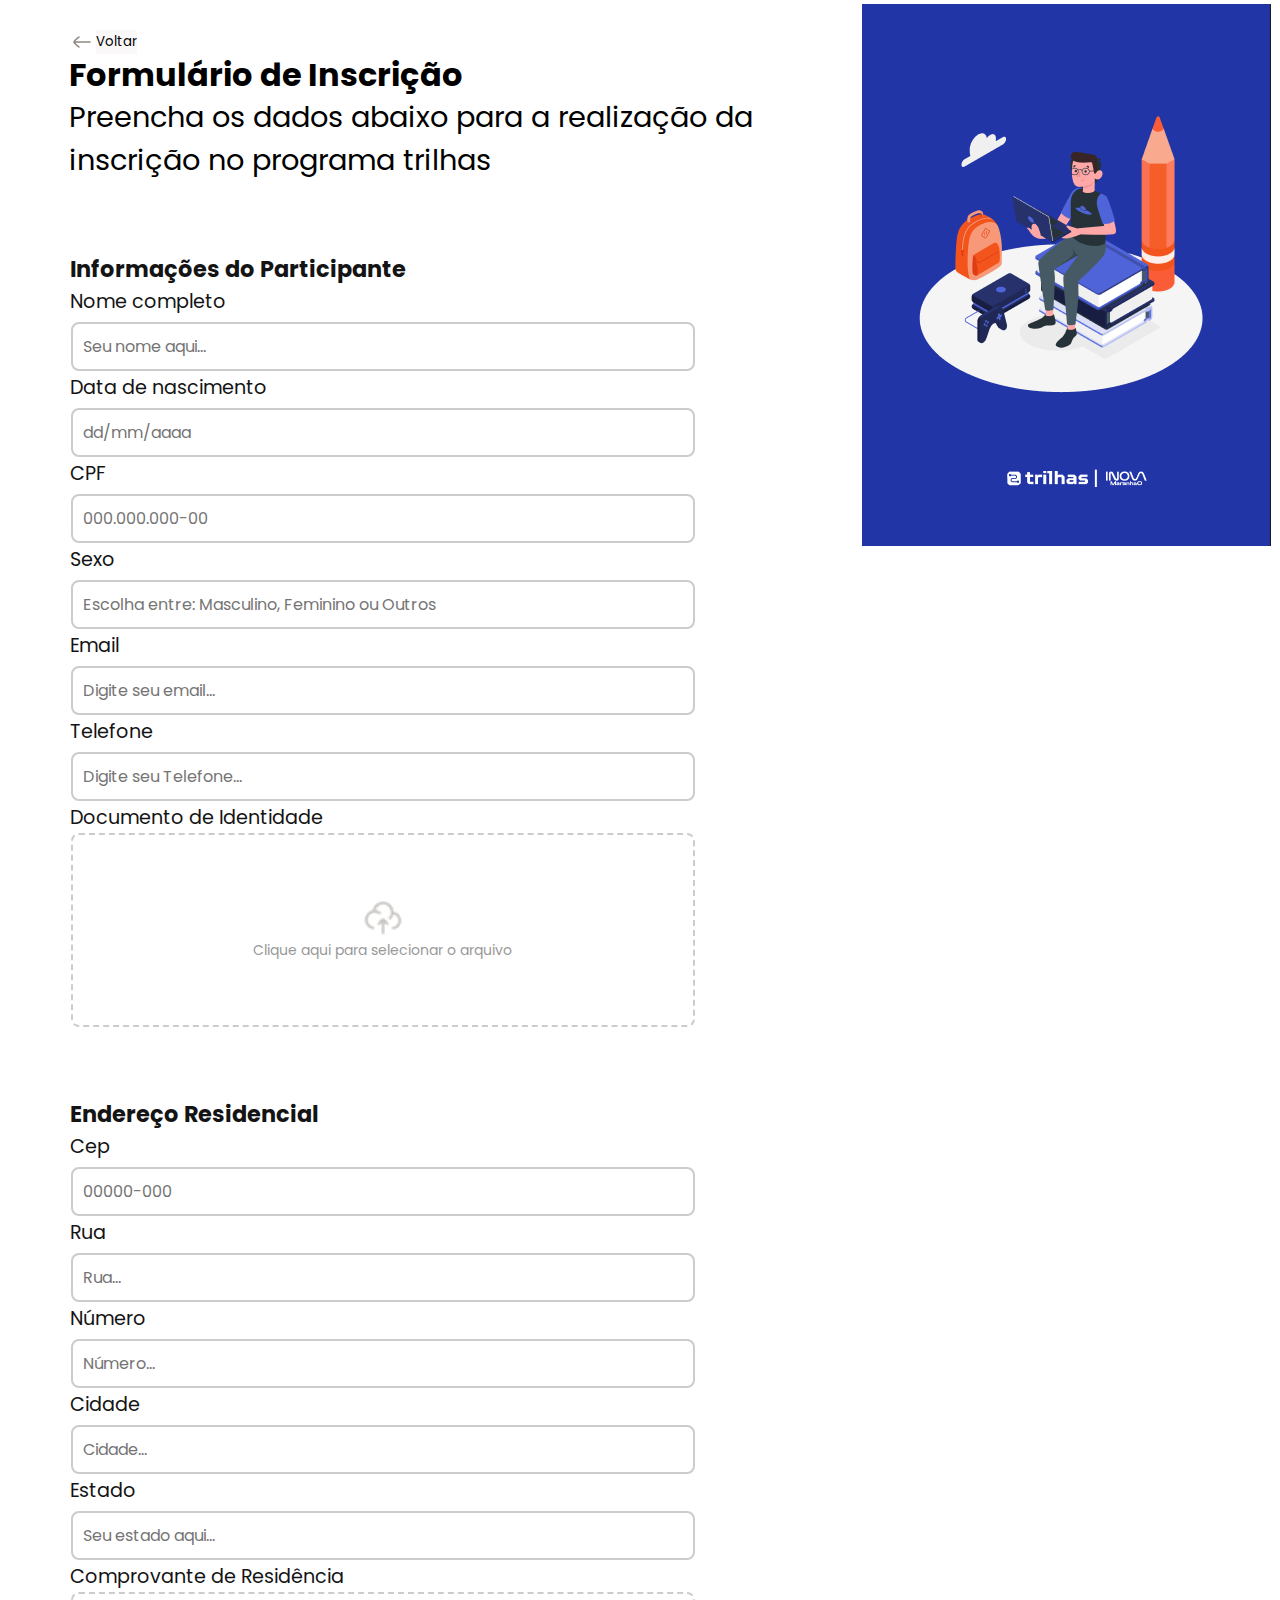
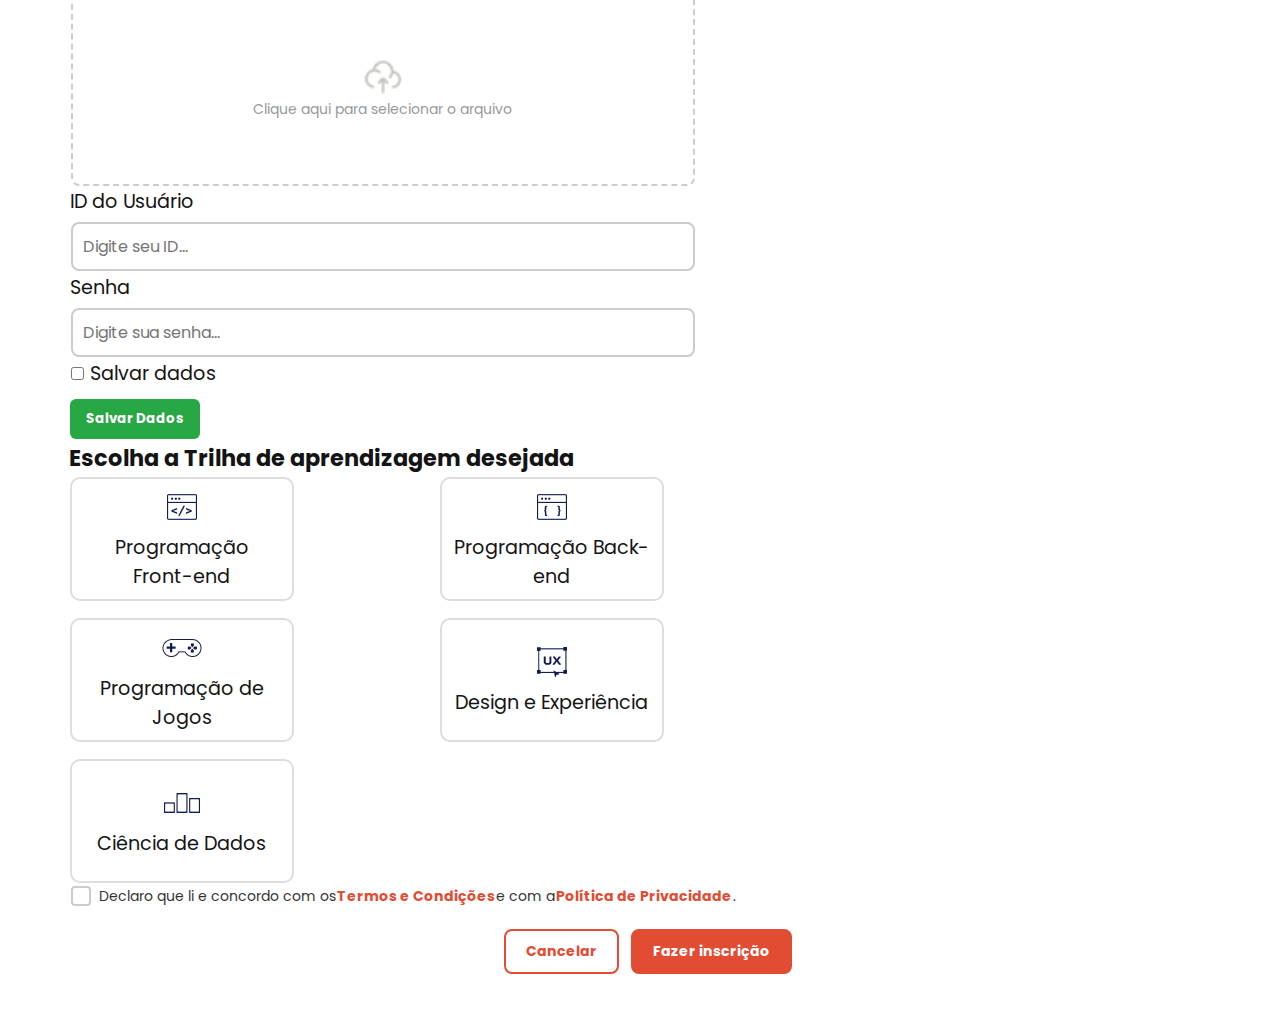
<file: index.html>
<!DOCTYPE html>
<html lang="pt-br">

<head>
    <meta charset="UTF-8" />
    <meta name="viewport" content="width=device-width, initial-scale=1.0" />
    <title>Formulário Trilhas</title>
    <link rel="stylesheet" href="styleFormulario.css" />
    <link rel="preconnect" href="https://fonts.googleapis.com" />
    <link rel="preconnect" href="https://fonts.gstatic.com" crossorigin />
    <link href="https://fonts.googleapis.com/css2?family=Poppins:wght@300;400;600&display=swap" rel="stylesheet" />
    <style>
        .btn-salvar {
            background-color: #28a745;
            color: white;
            padding: 10px 16px;
            border: none;
            border-radius: 6px;
            cursor: pointer;
            font-weight: bold;
            margin-top: 10px;
        }

        .btn-salvar:hover {
            background-color: #218838;
        }
    </style>
</head>

<body>
    <!--botão para voltar a tela incial ok-->
    <main class="apresentacao">
        <section class="conteudo">
            <div class="botao__voltar">
                <img src="./imagens/arrow-left-02.png" />
                <button onclick="window.location.href='Capa.html'">Voltar</button>
            </div>

            <h1 class="titulo-destaque">Formulário de Inscrição</h1>
            <h2 class="titulo__pagina__inicial">Preencha os dados abaixo para a realização da inscrição no programa
                trilhas</h2>
            <!--Formulário foram acrescentados exemplos dentro dos quadros para preenchimento ok-->
            <div class="info__participantes">
                <h3>Informações do Participante</h3>

                <p>Nome completo</p>
                <div class="box">
                    <input type="text" placeholder="Seu nome aqui..." required />
                </div>
                <!--acrescentado o span id "erro-data"caso nao fique conforme o exemplo do span ok-->
                <p>Data de nascimento</p>
                <div class="box">
                    <input type="text" id="data-nascimento" placeholder="dd/mm/aaaa" maxlength="10" required />
                    <span id="erro-data" style="color: red; font-size: 14px; display: none;">Data inválida (ex:
                        05/06/2008)</span>
                </div>

                <p>CPF</p>
                <div class="box">
                    <input type="text" id="cpf" placeholder="000.000.000-00" maxlength="14" required />
                    <span id="erro-cpf" style="color: red; font-size: 14px; display: none;">CPF inválido (ex:
                        000.000.000-00)</span>
                </div>

                <p>Sexo</p>
                <div class="box">
                    <input type="text" placeholder="Escolha entre: Masculino, Feminino ou Outros" list="sexo-list"
                        required />
                    <datalist id="sexo-list">
                        <option value="Masculino">
                        <option value="Feminino">
                        <option value="Outros">
                    </datalist>
                </div>

                <p>Email</p>
                <div class="box">
                    <input type="email" id="email" placeholder="Digite seu email..." required />
                    <span id="erro-email" style="color: red; font-size: 14px; display: none;">E-mail inválido (deve
                        conter @ e .com)</span>
                </div>

                <p>Telefone</p>
                <div class="box">
                    <input type="text" placeholder="Digite seu Telefone..." required />
                </div>

                <p>Documento de Identidade</p>
                <div class="upload-container">
                    <label for="doc-upload" class="upload-box">
                        <img src="./imagens/cloud-upload.png" alt="Upload Icon" />
                        <p>Clique aqui para selecionar o arquivo</p>
                        <input type="file" id="doc-upload" accept=".pdf,.jpg,.png" required />
                    </label>
                </div>
            </div>

            <div class="end_residencial">
                <h3>Endereço Residencial</h3>

                <p>Cep</p>
                <div class="box">
                    <input type="text" placeholder="00000-000" maxlength="8" required />
                </div>

                <p>Rua</p>
                <div class="box">
                    <input type="text" placeholder="Rua..." required />
                </div>

                <p>Número</p>
                <div class="box">
                    <input type="text" placeholder="Número..." required />
                </div>

                <p>Cidade</p>
                <div class="box">
                    <input type="text" placeholder="Cidade..." required />
                </div>

                <p>Estado</p>
                <div class="box">
                    <input type="text" placeholder="Seu estado aqui..." required />
                </div>
                <!--encaminhar o documento para verificação de dados ok-->
                <p>Comprovante de Residência</p>
                <div class="upload-container">
                    <label for="res-upload" class="upload-box">
                        <img src="./imagens/cloud-upload.png" alt="Upload Icon" />
                        <p>Clique aqui para selecionar o arquivo</p>
                        <input type="file" id="res-upload" accept=".pdf,.jpg,.png" required />
                    </label>
                </div>
                <!--Foi acrescentado o ID do usuario e senha para login ok -->
                <p>ID do Usuário</p>
                <div class="box">
                    <input type="text" id="id-usuario" placeholder="Digite seu ID..." required />
                </div>

                <p>Senha</p>
                <div class="box">
                    <input type="password" id="senha" placeholder="Digite sua senha..." required />
                </div>
                <!--Salvar dados ok -->
                <p><input type="checkbox" id="salvar-dados"> Salvar dados</p>
                <button class="btn-salvar" onclick="salvarDados()">Salvar Dados</button>
            </div>
            <!--Escolha de curso ok -->
            <h3>Escolha a Trilha de aprendizagem desejada</h3>
            <div class="container">
                <label class="card">
                    <input type="radio" name="curso" required />
                    <div class="content">
                        <img src="./imagens/front-end.png" class="icon" />
                        <p>Programação Front-end</p>
                    </div>
                </label>

                <label class="card">
                    <input type="radio" name="curso" />
                    <div class="content">
                        <img src="./imagens/back-end.png" class="icon" />
                        <p>Programação Back-end</p>
                    </div>
                </label>

                <label class="card">
                    <input type="radio" name="curso" />
                    <div class="content">
                        <img src="./imagens/jogos.png" class="icon" />
                        <p>Programação de Jogos</p>
                    </div>
                </label>

                <label class="card">
                    <input type="radio" name="curso" />
                    <div class="content">
                        <img src="./imagens/ux.png" class="icon" />
                        <p>Design e Experiência</p>
                    </div>
                </label>

                <label class="card">
                    <input type="radio" name="curso" />
                    <div class="content">
                        <img src="./imagens/Frame 48095973.png" class="icon" />
                        <p>Ciência de Dados</p>
                    </div>
                </label>
            </div>
            <!--Declaraçao de concordância dos termos do curso ok-->
            <div class="container__acordos">
                <label class="checkbox-label">
                    <input type="checkbox" required />
                    <span class="checkmark"></span>
                    Declaro que li e concordo com os
                    <a href="#">Termos e Condições</a> e com a
                    <a href="#">Política de Privacidade</a>.
                </label>
                <!--Alterando a cor do box no aceito do termos ok-->
                <div class="buttons">
                    <button class="btn cancel" type="reset">Cancelar</button>
                    <button class="btn submit" onclick="validarFormulario()">Fazer inscrição</button>
                </div>
                <p id="mensagem-sucesso" style="color: green; font-weight: bold; margin-top: 10px;"></p>
            </div>
        </section>
                <!--Validação das informações ok -->
        <section class="imagens__lado__a__lado">
            <img src="./imagens/Inscricao2.png" alt="imagem do curso" />
        </section>
    </main>
            <!--verificação dos termos caso nao estiver conforme o codigo ele informará o local a ser corrigido ok -->
    <script>
        function validarFormulario() {
            const campos = document.querySelectorAll("input[required]");
            let valido = true;
            
            campos.forEach((campo) => {
                if (!campo.value.trim()) {
                    campo.style.border = "2px solid red";
                    valido = false;
                } else {
                    campo.style.border = "1px solid #ccc";
                }
            });

            const email = document.getElementById("email");
            const erroEmail = document.getElementById("erro-email");
            const regexEmail = /^[^\s@]+@[^\s@]+\.com$/;
            if (!regexEmail.test(email.value.trim())) {
                erroEmail.style.display = "block";
                email.style.border = "2px solid red";
                valido = false;
            } else {
                erroEmail.style.display = "none";
                email.style.border = "1px solid #ccc";
            }

            const dataNascimento = document.getElementById("data-nascimento");
            const erroData = document.getElementById("erro-data");
            const regexData = /^(0[1-9]|[12][0-9]|3[01])\/(0[1-9]|1[0-2])\/\d{4}$/;
            if (!regexData.test(dataNascimento.value.trim())) {
                erroData.style.display = "block";
                dataNascimento.style.border = "2px solid red";
                valido = false;
            } else {
                erroData.style.display = "none";
                dataNascimento.style.border = "1px solid #ccc";
            }

            const cpf = document.getElementById("cpf");
            const erroCpf = document.getElementById("erro-cpf");
            const regexCpf = /^\d{3}\.\d{3}\.\d{3}-\d{2}$/;
            if (!regexCpf.test(cpf.value.trim())) {
                erroCpf.style.display = "block";
                cpf.style.border = "2px solid red";
                valido = false;
            } else {
                erroCpf.style.display = "none";
                cpf.style.border = "1px solid #ccc";
            }

            if (!valido) {
                document.getElementById("mensagem-sucesso").textContent = "";
                alert("Por favor, corrija os campos destacados.");
                return;
            }

            // Mensagem de sucesso + redirecionamento ok //
            
            document.getElementById("mensagem-sucesso").textContent = "Inscrição realizada com sucesso! Redirecionando...";
            setTimeout(() => {
                window.location.href = "login.html";
            }, 2000);
            
        }
            // salvando os dados para acesso ao login e compraçao de id e senha ok
        function salvarDados() {
            const id = document.getElementById("id-usuario").value;
            const senha = document.getElementById("senha").value;
            const salvar = document.getElementById("salvar-dados").checked;

            if (salvar) {
                localStorage.setItem("usuarioID", id);
                localStorage.setItem("usuarioSenha", senha);
                alert("Dados salvos com sucesso!");
            } else {
                localStorage.removeItem("usuarioID");
                localStorage.removeItem("usuarioSenha");
                alert("Dados não foram salvos (caixa não marcada).");
            }
        }
    </script>
</body>

</html>
</file>
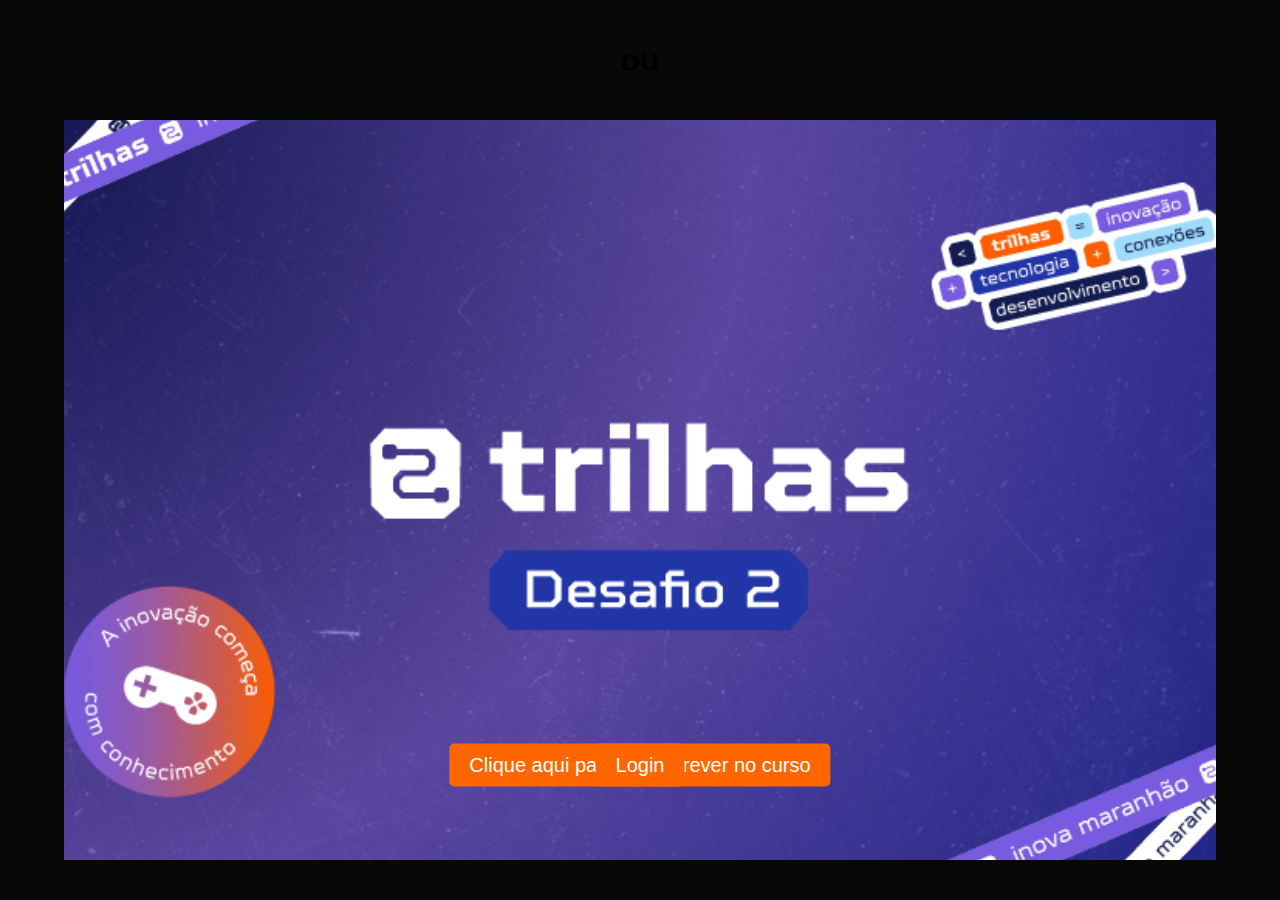
<file: Capa.html>
<!DOCTYPE html>
<html lang="pt-br">
<head>
    <meta charset="UTF-8">
    <meta name="viewport" content="width=device-width, initial-scale=1.0">
    <title>Capa</title>
    <link rel="stylesheet" href="styleCapa.css">
</head>
<body>
    
    <div class="inscricao">
         <button class="botao" onclick="window.location.href='index.html'">Clique aqui para se inscrever no curso</button>
         <h1>ou</h1>
         <button class="botao" onclick="window.location.href='index.html'">Login</button>
    </div>
    
    <main class="apresentacao">
    <img src="./imagens/capa.png" alt="Foto da Joana Santos programando">
    </main>
    <footer></footer>
</body>
</html>
</file>
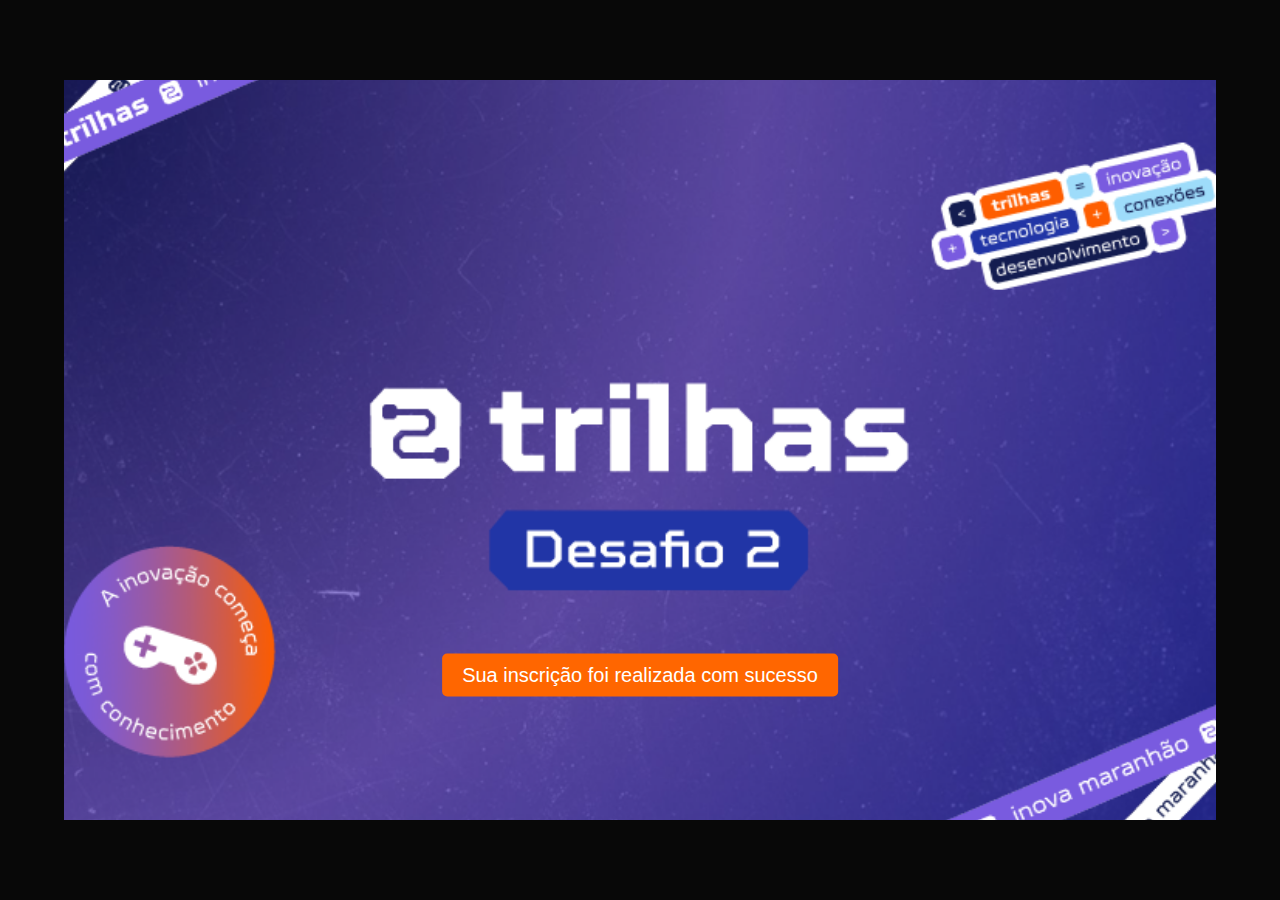
<file: final.html>
<!DOCTYPE html>
<html lang="pt-br">
<head>
    <meta charset="UTF-8">
    <meta name="viewport" content="width=device-width, initial-scale=1.0">
    <title>Capa</title>
    <link rel="stylesheet" href="stylefinal.css">
</head>
<body>
    </header>
    <div class="inscricao">
        <button class="botao" onclick="window.location.href='index.html'">Sua inscrição foi realizada com sucesso</button>
    </div>
    </header>
    <main class="apresentacao">
    <img src="./imagens/capa.png" alt="Foto da Joana Santos programando">
    </main>
    <footer></footer>
</body>
</html>
</file>
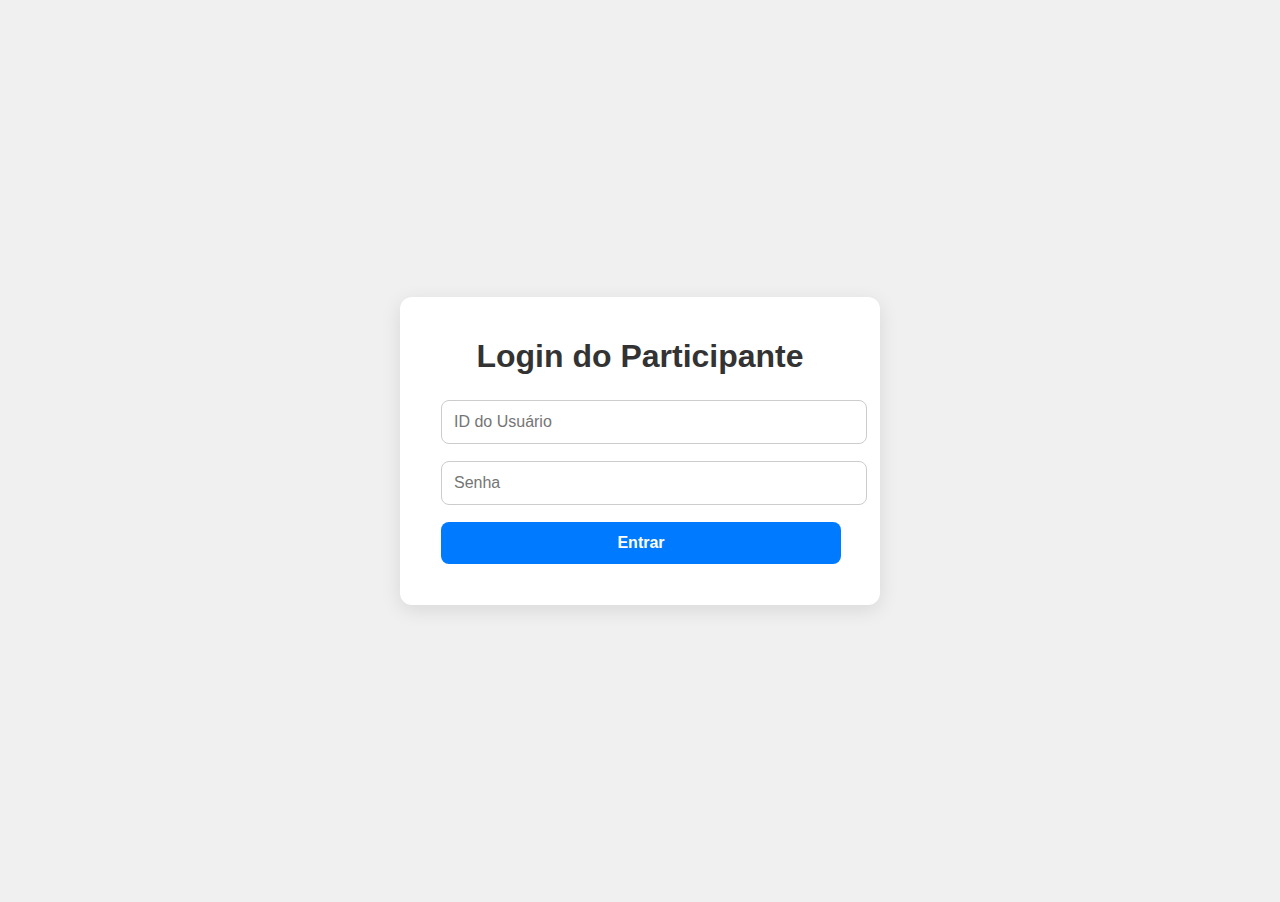
<file: login.html>
<!DOCTYPE html>
<html lang="pt-br">
<head>
  <meta charset="UTF-8" />
  <meta name="viewport" content="width=device-width, initial-scale=1.0"/>
  <title>Login - Trilhas</title>
  <link rel="stylesheet" href="styleFormulario.css" />
  <style>
    body {
      display: flex;
      justify-content: center;
      align-items: center;
      height: 100vh;
      margin: 0;
      font-family: 'Poppins', sans-serif;
      background-color: #f0f0f0;
    }

    .login-container {
      background-color: white;
      padding: 40px;
      border-radius: 12px;
      box-shadow: 0 5px 20px rgba(0, 0, 0, 0.1);
      width: 100%;
      max-width: 400px;
    }

    h1 {
      text-align: center;
      margin-bottom: 24px;
      color: #333;
    }

    input[type="text"],
    input[type="password"] {
      width: 100%;
      padding: 12px;
      margin-bottom: 16px;
      border: 1px solid #ccc;
      border-radius: 8px;
      font-size: 16px;
    }

    .btn-login {
      background-color: #007bff;
      color: white;
      width: 100%;
      padding: 12px;
      border: none;
      border-radius: 8px;
      font-size: 16px;
      font-weight: bold;
      cursor: pointer;
    }

    .btn-login:hover {
      background-color: #0056b3;
    }

    .mensagem-erro {
      color: red;
      font-size: 14px;
      text-align: center;
      display: none;
    }
  </style>
</head>
<body>
  <div class="login-container">
    <h1>Login do Participante</h1>
    <input type="text" id="login-id" placeholder="ID do Usuário" required />
    <input type="password" id="login-senha" placeholder="Senha" required />
    <button class="btn-login" onclick="fazerLogin()">Entrar</button>
    <p id="mensagem-erro" class="mensagem-erro">ID ou senha incorretos. Tente novamente.</p>
  </div>

  <script>
    function fazerLogin() {
      const id = document.getElementById("login-id").value.trim();
      const senha = document.getElementById("login-senha").value.trim();

      const idSalvo = localStorage.getItem("usuarioID");
      const senhaSalva = localStorage.getItem("usuarioSenha");

      if (id === idSalvo && senha === senhaSalva) {
        alert("Login realizado com sucesso!");
        window.location.href = "pagina-inicial.html"; // Página que você quiser redirecionar após login
      } else {
        document.getElementById("mensagem-erro").style.display = "block";
      }
    }
  </script>
</body>
</html>
</file>
<file: styleFormulario.css>
* {
    font-family: "Poppins", sans-serif;
    margin: 1px;
    padding: 0%;
    
    
}

body {
    height: 100vh;
    background-color: white);
    box-sizing: border-box;
    color: rgb(20, 20, 20);
    justify-content: center;
    align-items: center;
    
       
}


    

.apresentacao {
    display: flex;
    align-items:flex-start;
    justify-content: center;
    font-size: larger;
    

    
}

.imagens__lado__a__lado{
    position: sticky;
    top:0;
    width: 50%;
    max-width: 100%;
    height: auto;
    
     
}

.botao__voltar {
    display: flex;

}

.botao__voltar button {
    background-color: rgb(250, 248, 248);
    border: transparent;
    cursor: pointer;
    /* padding: 2% 5%; */
}


.titulo-destaque {
    color: #000;
    font-size: 32px;
    line-height: 120%;
}

.titulo__pagina__inicial {
    color: #000;
    font-weight: 400;
    font-style: normal;
}


.info__participantes {
    margin-top: 70px;
}

.end_residencial {
    margin-top: 70px;
}


.escolher__trilhas {
    margin-top: 70px
}

.conteudo {
    padding: 2% 5%;
    

}



.box {
    margin-top: 5px;
    width: 600px;
}

.box input {
    width: 100%;
    padding: 10px;
    border: 2px solid #ccc;
    border-radius: 8px;
    font-size: 16px;
    outline: none;

}

.box input:focus {
    border-color: #F3541C;
    box-shadow: 0px 0px 8px rgba(0, 123, 255, 0.5);
}

.bbox {
    display: grid;
    gap: 10px;
    margin: 10px;
}

.bx {
    display: flex;
    align-items: center;
    justify-content: center;
    border-radius: 20px;
    width: 230px;
    height: 150px;
    padding: 20px;
    font-size: 20px;
    border: 4px solid #ccc;
}

.bx:active {
    background-color: #f55b02;
    color: white;
}



/* Mudei os card da escolha das trilhas */

.container {
    display: grid;
    grid-template-columns: repeat(2, 1fr);
    gap: 15px;
}

.card {
    display: flex;
    align-items: center;
    justify-content: center;
    width: 200px;
    height: 100px;
    background: white;
    border: 2px solid #ddd;
    border-radius: 10px;
    cursor: pointer;
    transition: 0.3s;
    text-align: center;
    padding: 10px;
}

.card .content {
    display: flex;
    flex-direction: column;
    align-items: center;
}

.card .icon {
    font-size: 24px;
    margin-bottom: 5px;
}

.card input {
    display: none;
}

.card input:checked+.content {
    color: #e14c32;
}

.card input:checked+.content p {
    font-weight: bold;
}

.card input:checked+.content .icon {
    font-size: 28px;
}

.card:hover {
    border-color: #e14c32;
}


.container__acordos {
    text-align: left;
}

.checkbox-label {
    display: flex;
    align-items: center;
    font-size: 14px;
    color: #333;
}

.checkbox-label input {
    display: none;
}

.checkbox-label .checkmark {
    width: 16px;
    height: 16px;
    border: 2px solid #ccc;
    border-radius: 4px;
    display: inline-block;
    margin-right: 8px;
    position: relative;
    cursor: pointer;
}

.checkbox-label input:checked+.checkmark {
    background-color: #e14c32;
    border-color: #e14c32;
}

.checkbox-label input:checked+.checkmark::after {
    content: '✔';
    color: white;
    font-size: 12px;
    position: absolute;
    left: 50%;
    top: 50%;
    transform: translate(-50%, -50%);
}

.checkbox-label a {
    color: #e14c32;
    font-weight: bold;
    text-decoration: none;
}

.checkbox-label a:hover {
    text-decoration: underline;
}

.buttons {
    margin-top: 20px;
    display: flex;
    gap: 10px;
    justify-content: right;
}

.btn {
    padding: 10px 20px;
    border: 2px solid #e14c32;
    border-radius: 8px;
    font-size: 14px;
    cursor: pointer;
    font-weight: bold;
}

.cancel {
    background: white;
    color: #e14c32;
}

.cancel:hover {
    background: #f8e7e4;
}

.submit {
    background: #e14c32;
    color: white;
}

.submit:hover {
    background: #c83d27;
}



.upload-container {
    text-align: left;
    
    
}

.upload-box {
    width: 580px;
    height: 150px;
    border: 2px dashed #ccc;
    border-radius: 8px;
    display: flex;
    flex-direction: column;
    justify-content: center;
    align-items: center;
    cursor: pointer;
    color: #999;
    font-size: 14px;
    text-align: center;
    padding: 20px;
}

.upload-box img {
    width: 40px;
    opacity: 0.5;
}

.upload-box input {
    display: none;
}

.upload-box:hover {
    border-color: #aaa;
    color: #777;
}
</file>
<file: styleCapa.css>
body{
    background-color: #080808;
    margin: 0;
    padding: 0;
    display: flex;
    flex-direction: column;
    align-items: center;
    justify-content: center;
    min-height: 100vh;
    overflow: hidden; /* Evita rolagem */
    background-size: cover;
    font-family: "Poppins", sans-serif;
    
}

img {

    max-width: 100%;
    background-position: center; /* Centraliza a imagem */
    background-attachment: fixed; /* Mantém a imagem fixa ao rolar a página */
    background-size: cover; /* Faz a imagem cobrir toda a tela */
    width: 90vw; /* Maior que a largura da tela */
    height: 90vh; /* Maior que a altura da tela */
    object-fit: cover
    
    
}

.apresentacao{
    display: flex;
    justify-content: center; /* Alinha horizontalmente */
    align-items: center; /* Alinha verticalmente */
    height: 80vh; /* Altura da tela inteira */
    overflow: hidden; /* Evita rolagem */
    margin: 20px;
    padding: 10px;
    
    
    
}
.botao {
    position: fixed;
    top: 85%;
    left: 50%;
    transform: translate(-50%, -50%);
    background-color: #ff6600;
    color: white;
    border: none;
    padding: 10px 20px;
    font-size: 20px;
    cursor: pointer;
    border-radius: 5px;
}

.inscricao{
    display: flex;
    flex-direction: column;
    align-items: center;
}
</file>
<file: stylefinal.css>
body{
    background-color: #080808;
    margin: 0;
    padding: 0;
    display: flex;
    flex-direction: column;
    align-items: center;
    justify-content: center;
    min-height: 100vh;
    overflow: hidden; /* Evita rolagem */
    background-size: cover;
    font-family: "Poppins", sans-serif;
    
}

img {

    max-width: 100%;
    background-position: center; /* Centraliza a imagem */
    background-attachment: fixed; /* Mantém a imagem fixa ao rolar a página */
    background-size: cover; /* Faz a imagem cobrir toda a tela */
    width: 90vw; /* Maior que a largura da tela */
    height: 90vh; /* Maior que a altura da tela */
    object-fit: cover
    
    
}

.apresentacao{
    display: flex;
    justify-content: center; /* Alinha horizontalmente */
    align-items: center; /* Alinha verticalmente */
    height: 80vh; /* Altura da tela inteira */
    overflow: hidden; /* Evita rolagem */
    margin: 20px;
    padding: 10px;
    
    
    
}
.botao {
    position: fixed;
    top: 75%;
    left: 50%;
    transform: translate(-50%, -50%);
    background-color: #ff6600;
    color: white;
    border: none;
    padding: 10px 20px;
    font-size: 20px;
    cursor: pointer;
    border-radius: 5px;
}
</file>
